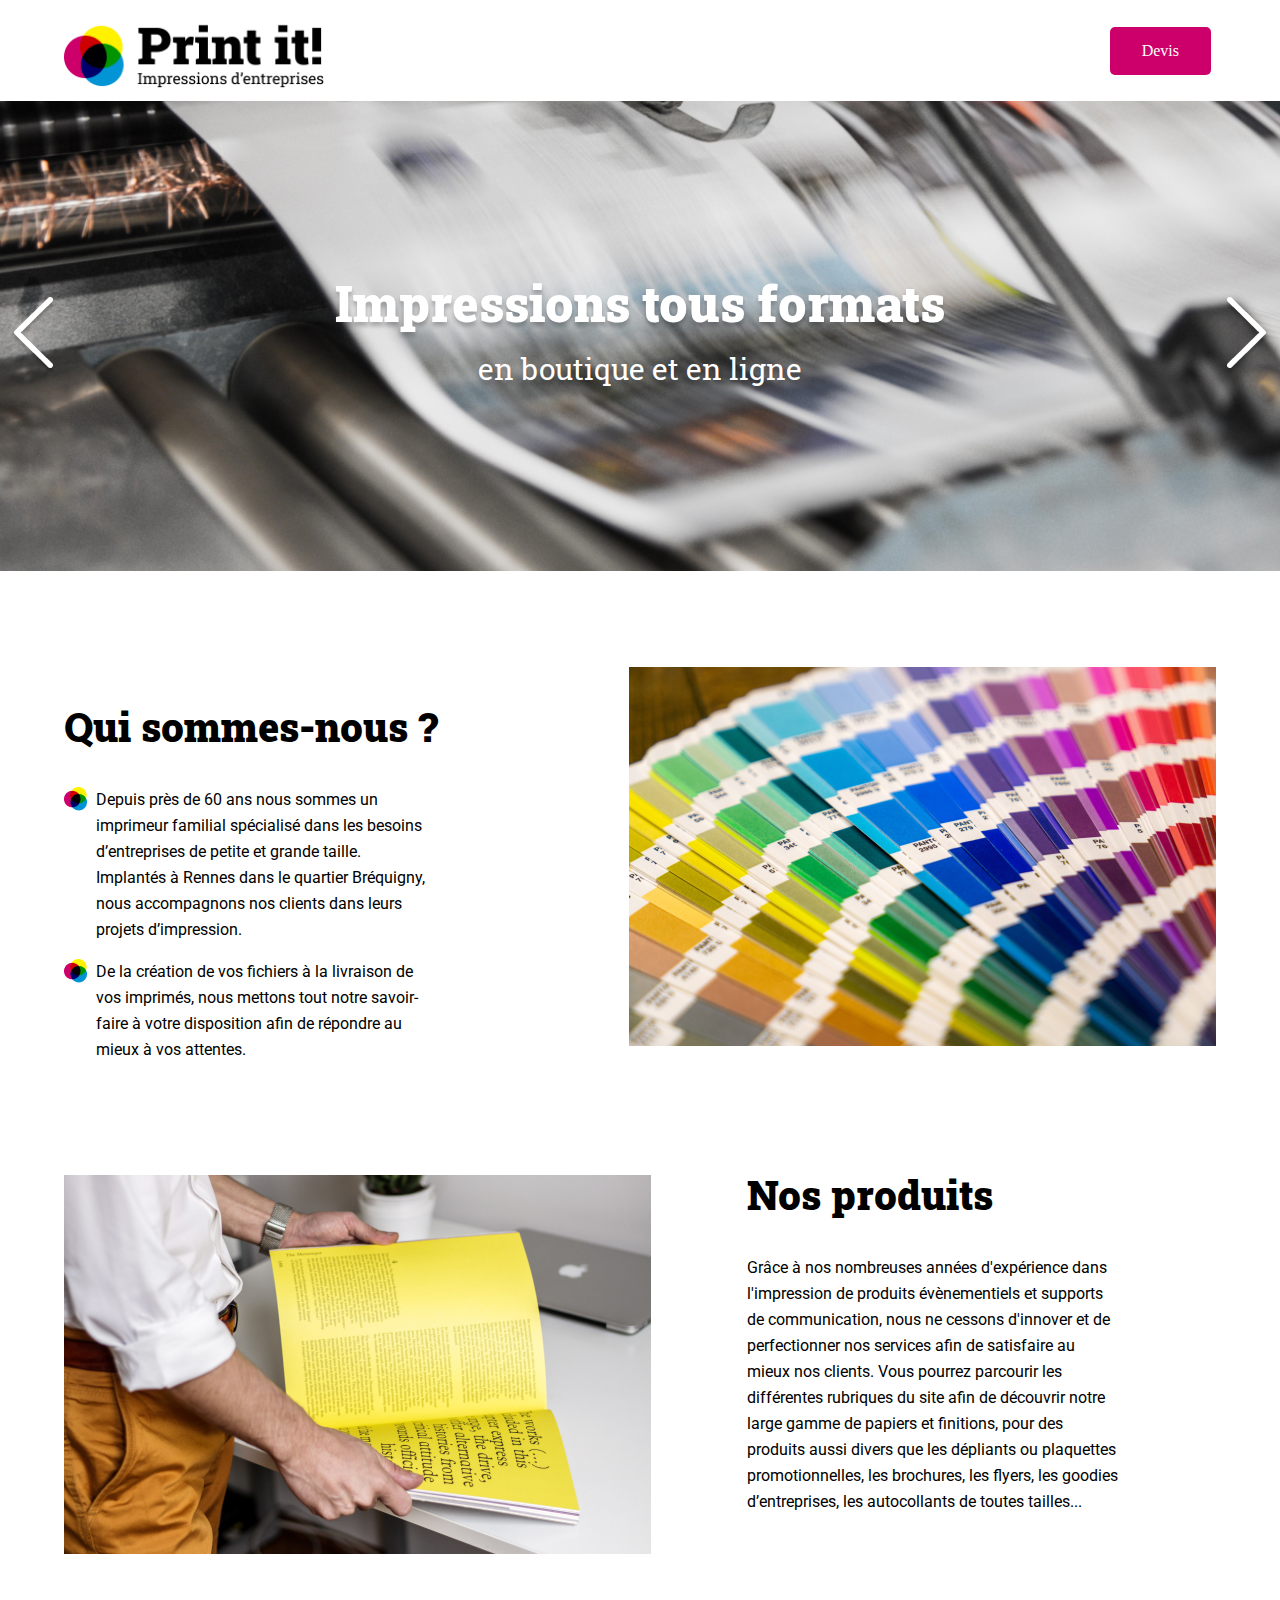
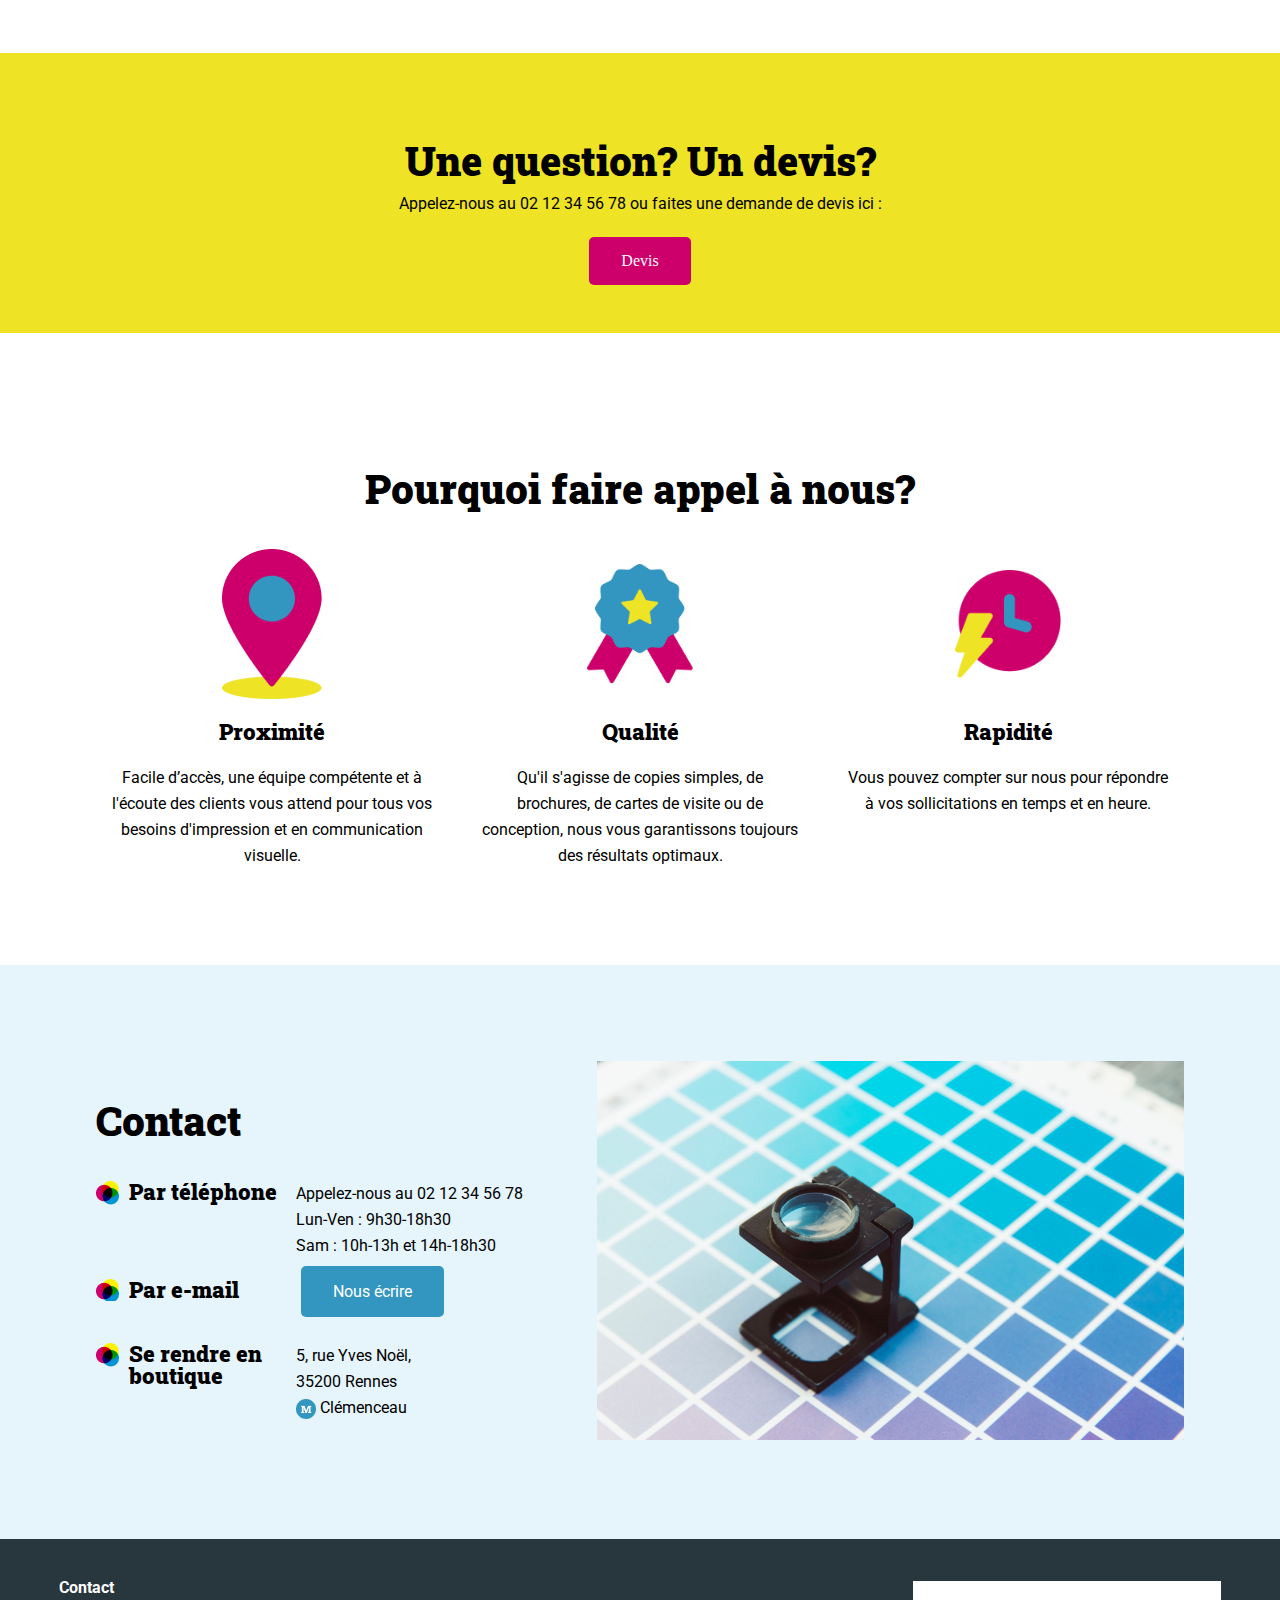
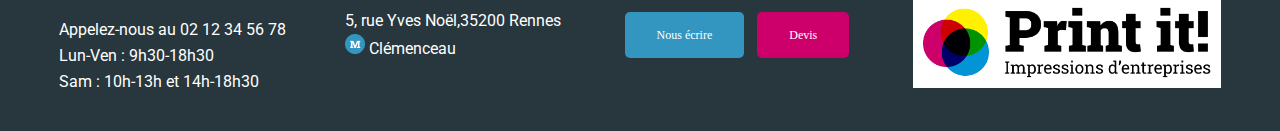
<file: index.html>
<!DOCTYPE html>
<html lang="fr">
<head>
	<meta charset="UTF-8">
	<meta name="viewport" content="width=device-width, initial-scale=1.0">
	<title>Print it ! - Impressions d'entreprise</title>
	<link rel="stylesheet" href="./assets/style.css">
	<link rel="preconnect" href="https://fonts.googleapis.com">
	<link rel="preconnect" href="https://fonts.gstatic.com" crossorigin>
	<link href="https://fonts.googleapis.com/css2?family=Roboto:wght@400;700&family=Roboto+Slab:wght@400;900&display=swap" rel="stylesheet">
	<link rel="stylesheet" href="https://cdnjs.cloudflare.com/ajax/libs/font-awesome/6.2.1/css/all.min.css"
        integrity="sha512-MV7K8+y+gLIBoVD59lQIYicR65iaqukzvf/nwasF0nqhPay5w/9lJmVM2hMDcnK1OnMGCdVK+iQrJ7lzPJQd1w=="
        crossorigin="anonymous" referrerpolicy="no-referrer">
</head>
<body>
<header class="container">
	<h1>
		<img class="logo" src="./assets/images/logo.png" alt="Print it ! Impressions d'entreprises" >
	</h1>
	<a class="btn devis" href="mailto:contact@print-it.tld">Devis</a>
</header>
<main>
	<div id="banner">
		<img class=" arrow arrow_left" src="assets/images/arrow_left.png" alt="Flèche vers la gauche">
		<img class="banner-img" src="./assets/images/slideshow/slide1.jpg" alt="Banner Print-it">
		<p>Impressions tous formats <span>en boutique et en ligne</span></p>
		<img class="arrow arrow_right" src="assets/images/arrow_right.png" alt="Flèche vers la droite">
		<div class="dots">
			<i class="fa-regular fa-circle dot dot_selected"></i>
			<i class="fa-regular fa-circle dot"></i>
			<i class="fa-regular fa-circle dot"></i>
			<i class="fa-regular fa-circle dot"></i>
		</div>
	</div>
	<section id="about-us" class="container">
		<div>
			<h2>Qui sommes-nous ?</h2>
			<ul>
				<li>Depuis près de 60 ans nous sommes un imprimeur familial spécialisé dans les besoins d’entreprises de petite et grande taille. Implantés à Rennes dans le quartier Bréquigny, nous accompagnons nos clients dans leurs projets d’impression.</li>
				<li>De la création de vos fichiers à la livraison de vos imprimés, nous mettons tout notre savoir-faire à votre disposition afin de répondre au mieux à vos attentes.</li>
			</ul>
		</div>
		<aside>
			<img src="./assets/images/colors.jpg" alt="palette multicolore">
		</aside>
	</section>
	<section id="products" class="container">
		<div>
			<h2>Nos produits</h2>
			<p>Grâce à nos nombreuses années d'expérience dans l'impression de produits évènementiels et supports de communication, nous ne cessons d'innover et de perfectionner nos services afin de satisfaire au mieux nos clients. Vous pourrez parcourir les différentes rubriques du site afin de découvrir notre large gamme de papiers et finitions, pour des produits aussi divers que les dépliants ou plaquettes promotionnelles, les brochures, les flyers, les goodies d’entreprises, les autocollants de toutes tailles... </p>
		</div>
		<aside>
			<img src="./assets/images/yellow-book.jpg" alt="Imprimeur avec un livre jaune dans les mains">
		</aside>

	</section>
	<section id="question" class="bg-yellow">
		<h2>Une question? Un devis?</h2>
		<p>Appelez-nous au 02 12 34 56 78 ou faites une demande de devis ici :</p>
		<a href="mailto:contact@print-it.tld" class="btn devis">Devis</a>
	</section>
	<section id="why-us" class="container">
		<h2>Pourquoi faire appel à nous?</h2>
		<div>
			<article>
				<img src="./assets/images/proximity-icon.png" alt="Icone Proximité">
				<h3>Proximité</h3>
				<p>Facile d’accès, une équipe compétente et à l'écoute des clients vous attend pour tous vos besoins d'impression et en communication visuelle.</p>
			</article>
			<article>
				<img src="./assets/images/quality-icon.png" alt="Icone Qualité">
				<h3>Qualité</h3>
				<p>Qu'il s'agisse de copies simples, de brochures, de cartes de visite ou de conception, nous vous garantissons toujours des résultats optimaux.</p>
			</article>
			<article>
				<img src="./assets/images/speedy-icon.png" alt="Rapidité Qualité">
				<h3>Rapidité</h3>
				<p>Vous pouvez compter sur nous pour répondre à vos sollicitations en temps et en heure.</p>
			</article>
		</div>
	</section>
	<section id="contact" class="bg-lightblue">
		<div class="container">
			<div>
				<h2>Contact</h2>
				<div>
					<h3>Par téléphone</h3>
					<ul>
						<li>Appelez-nous au 02 12 34 56 78</li>
						<li>Lun-Ven : 9h30-18h30</li>
						<li>Sam : 10h-13h et 14h-18h30</li>
					</ul>
				</div>
				<div>
					<h3>Par e-mail</h3>
					<p>
						<a href="mailto:contact@print-it.tld" class="btn">Nous écrire</a>
					</p>
				</div>
				<div>
					<h3>Se rendre en boutique</h3>
					<p>5, rue Yves Noël,<br>
						35200 Rennes<br>
						<img class="inline-icon" src="./assets/images/metro.png" alt="metro"/> Clémenceau</p>
				</div>
			</div>
			<div>
				<img src="./assets/images/magnifying-glass.jpg" alt="Loupe avec palette bleue">
			</div>

		</div>
	</section>
</main>
<footer>
	<div>
		<p class="footer-contact">Contact</p>
		<ul>
			<li>Appelez-nous au 02 12 34 56 78</li>
			<li>Lun-Ven : 9h30-18h30</li>
			<li>Sam : 10h-13h et 14h-18h30</li>
		</ul>
	</div>
	<div>
		<p>5, rue Yves Noël,35200 Rennes<br>
			<img src="./assets/images/metro.png" alt="metro"/> Clémenceau</p>
	</div>
	<div>
		<a href="mailto:contact@print-it.tld" class="btn">Nous écrire</a>
		<a href="mailto:contact@print-it.tld?subject=Demande&nbsp;de&nbsp;devis" class="btn devis">Devis</a>
	</div>
	<div>
		<img class="footer-logo" src="./assets/images/logo.png" alt="Print it ! Impressions d'entreprises" >
	</div>
</footer>
<script src="./assets/script.js"></script>
</body>
</html>
</file>
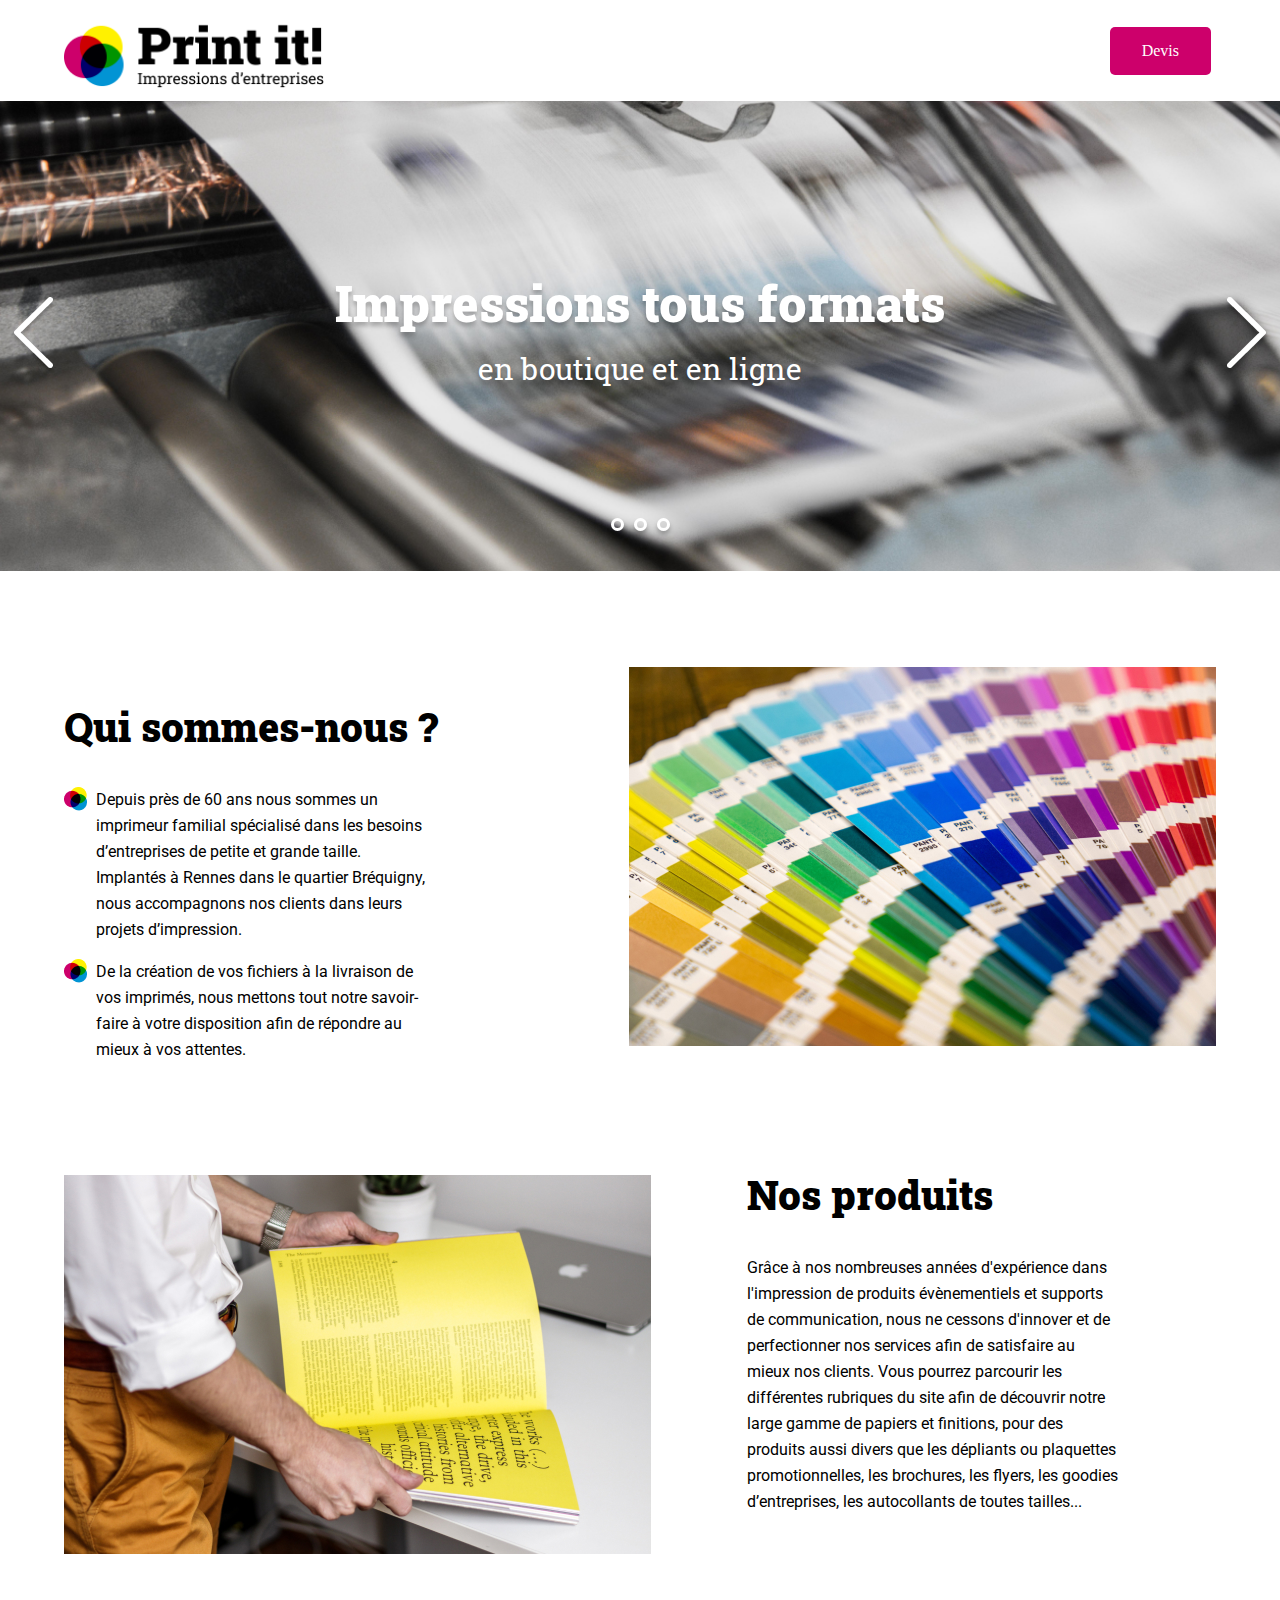
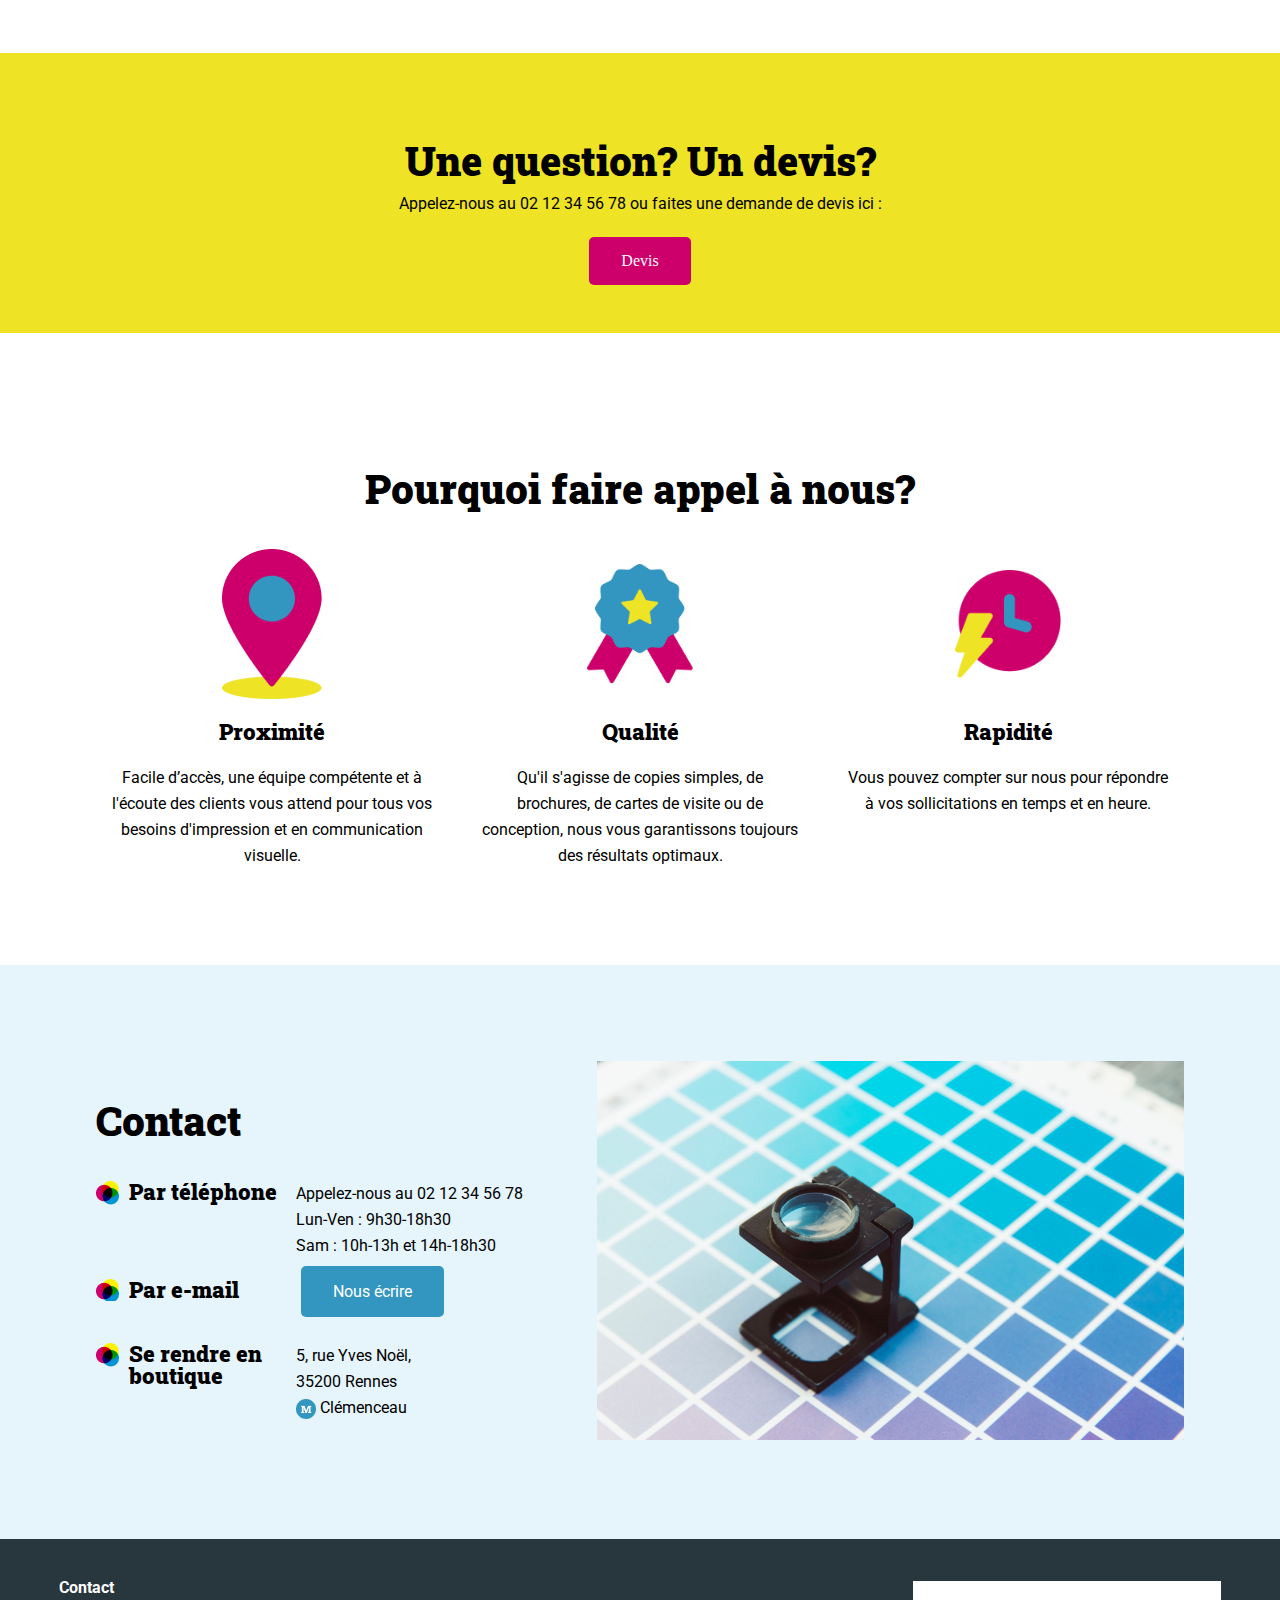
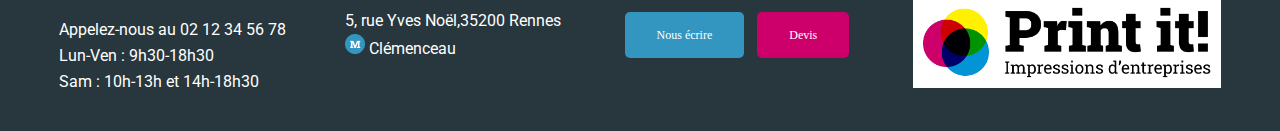
<file: Print-it-JS-main/index.html>
<!DOCTYPE html>
<html lang="fr">
<head>
	<meta charset="UTF-8">
	<meta name="viewport" content="width=device-width, initial-scale=1.0">
	<title>Print it ! - Impressions d'entreprise</title>
	<link rel="stylesheet" href="./assets/style.css">
	<link rel="preconnect" href="https://fonts.googleapis.com">
	<link rel="preconnect" href="https://fonts.gstatic.com" crossorigin>
	<link href="https://fonts.googleapis.com/css2?family=Roboto:wght@400;700&family=Roboto+Slab:wght@400;900&display=swap" rel="stylesheet">
	<link rel="stylesheet" href="https://cdnjs.cloudflare.com/ajax/libs/font-awesome/6.2.1/css/all.min.css"
        integrity="sha512-MV7K8+y+gLIBoVD59lQIYicR65iaqukzvf/nwasF0nqhPay5w/9lJmVM2hMDcnK1OnMGCdVK+iQrJ7lzPJQd1w=="
        crossorigin="anonymous" referrerpolicy="no-referrer">
</head>
<body>
<header class="container">
	<h1>
		<img class="logo" src="./assets/images/logo.png" alt="Print it ! Impressions d'entreprises" >
	</h1>
	<a class="btn devis" href="mailto:contact@print-it.tld">Devis</a>
</header>
<main>
	<div id="banner">
		<img class=" arrow arrow_left" src="assets/images/arrow_left.png" alt="Flèche vers la gauche">
		<img class="banner-img" src="./assets/images/slideshow/slide1.jpg" alt="Banner Print-it">
		<p>Impressions tous formats <span>en boutique et en ligne</span></p>
		<img class="arrow arrow_right" src="assets/images/arrow_right.png" alt="Flèche vers la droite">
		<div class="dots">
			<i class="fa-regular fa-circle dot_selected"></i>
			<i class="fa-regular fa-circle dot"></i>
			<i class="fa-regular fa-circle dot"></i>
			<i class="fa-regular fa-circle dot"></i>
		</div>
	</div>
	<section id="about-us" class="container">
		<div>
			<h2>Qui sommes-nous ?</h2>
			<ul>
				<li>Depuis près de 60 ans nous sommes un imprimeur familial spécialisé dans les besoins d’entreprises de petite et grande taille. Implantés à Rennes dans le quartier Bréquigny, nous accompagnons nos clients dans leurs projets d’impression.</li>
				<li>De la création de vos fichiers à la livraison de vos imprimés, nous mettons tout notre savoir-faire à votre disposition afin de répondre au mieux à vos attentes.</li>
			</ul>
		</div>
		<aside>
			<img src="./assets/images/colors.jpg" alt="palette multicolore">
		</aside>
	</section>
	<section id="products" class="container">
		<div>
			<h2>Nos produits</h2>
			<p>Grâce à nos nombreuses années d'expérience dans l'impression de produits évènementiels et supports de communication, nous ne cessons d'innover et de perfectionner nos services afin de satisfaire au mieux nos clients. Vous pourrez parcourir les différentes rubriques du site afin de découvrir notre large gamme de papiers et finitions, pour des produits aussi divers que les dépliants ou plaquettes promotionnelles, les brochures, les flyers, les goodies d’entreprises, les autocollants de toutes tailles... </p>
		</div>
		<aside>
			<img src="./assets/images/yellow-book.jpg" alt="Imprimeur avec un livre jaune dans les mains">
		</aside>

	</section>
	<section id="question" class="bg-yellow">
		<h2>Une question? Un devis?</h2>
		<p>Appelez-nous au 02 12 34 56 78 ou faites une demande de devis ici :</p>
		<a href="mailto:contact@print-it.tld" class="btn devis">Devis</a>
	</section>
	<section id="why-us" class="container">
		<h2>Pourquoi faire appel à nous?</h2>
		<div>
			<article>
				<img src="./assets/images/proximity-icon.png" alt="Icone Proximité">
				<h3>Proximité</h3>
				<p>Facile d’accès, une équipe compétente et à l'écoute des clients vous attend pour tous vos besoins d'impression et en communication visuelle.</p>
			</article>
			<article>
				<img src="./assets/images/quality-icon.png" alt="Icone Qualité">
				<h3>Qualité</h3>
				<p>Qu'il s'agisse de copies simples, de brochures, de cartes de visite ou de conception, nous vous garantissons toujours des résultats optimaux.</p>
			</article>
			<article>
				<img src="./assets/images/speedy-icon.png" alt="Rapidité Qualité">
				<h3>Rapidité</h3>
				<p>Vous pouvez compter sur nous pour répondre à vos sollicitations en temps et en heure.</p>
			</article>
		</div>
	</section>
	<section id="contact" class="bg-lightblue">
		<div class="container">
			<div>
				<h2>Contact</h2>
				<div>
					<h3>Par téléphone</h3>
					<ul>
						<li>Appelez-nous au 02 12 34 56 78</li>
						<li>Lun-Ven : 9h30-18h30</li>
						<li>Sam : 10h-13h et 14h-18h30</li>
					</ul>
				</div>
				<div>
					<h3>Par e-mail</h3>
					<p>
						<a href="mailto:contact@print-it.tld" class="btn">Nous écrire</a>
					</p>
				</div>
				<div>
					<h3>Se rendre en boutique</h3>
					<p>5, rue Yves Noël,<br>
						35200 Rennes<br>
						<img class="inline-icon" src="./assets/images/metro.png" alt="metro"/> Clémenceau</p>
				</div>
			</div>
			<div>
				<img src="./assets/images/magnifying-glass.jpg" alt="Loupe avec palette bleue">
			</div>

		</div>
	</section>
</main>
<footer>
	<div>
		<p class="footer-contact">Contact</p>
		<ul>
			<li>Appelez-nous au 02 12 34 56 78</li>
			<li>Lun-Ven : 9h30-18h30</li>
			<li>Sam : 10h-13h et 14h-18h30</li>
		</ul>
	</div>
	<div>
		<p>5, rue Yves Noël,35200 Rennes<br>
			<img src="./assets/images/metro.png" alt="metro"/> Clémenceau</p>
	</div>
	<div>
		<a href="mailto:contact@print-it.tld" class="btn">Nous écrire</a>
		<a href="mailto:contact@print-it.tld?subject=Demande&nbsp;de&nbsp;devis" class="btn devis">Devis</a>
	</div>
	<div>
		<img class="footer-logo" src="./assets/images/logo.png" alt="Print it ! Impressions d'entreprises" >
	</div>
</footer>
<script src="./assets/script.js"></script>
</body>
</html>
</file>
<file: assets/style.css>
/* variables declaration */
:root {
	--primary-color: #3396C0;
	--secondary-color: #CD006B;
	--third-color: #EEE325;
}

/* Reset CSS */
* {
	-webkit-box-sizing: border-box;
	-moz-box-sizing: border-box;
	box-sizing: border-box;
}
html, body, div, span, applet, object, iframe,
h1, h2, h3, h4, h5, h6, p, blockquote, pre,
a, abbr, acronym, address, big, cite, code,
del, dfn, em, img, ins, kbd, q, s, samp,
small, strike, strong, sub, sup, tt, var,
b, u, i, center,
dl, dt, dd, ol, ul, li,
fieldset, form, label, legend,
table, caption, tbody, tfoot, thead, tr, th, td,
article, aside, canvas, details, embed,
figure, figcaption, footer, header, hgroup,
menu, nav, output, ruby, section, summary,
time, mark, audio, video {
	margin: 0;
	padding: 0;
	border: 0;
	font: inherit;
	font-size: 100%;
	vertical-align: baseline;
}
/* HTML5 display-role reset for older browsers */
article, aside, details, figcaption, figure,
footer, header, hgroup, menu, nav, section {
	display: block;
}
body {
	line-height: 1;
}
ol, ul {
	list-style: none;
}
blockquote, q {
	quotes: none;
}
blockquote:before, blockquote:after,
q:before, q:after {
	content: none;
}
table {
	border-collapse: collapse;
	border-spacing: 0;
}
body {

}
section {
	margin-block: 6em;
}
h2 {
	font-family: 'Roboto Slab', sans-serif;
	font-size: 40px;
	font-weight: 900;
	margin-block: 1em;
}
h3{
	font-family: 'Roboto Slab', sans-serif;
	font-size: 22px;
	font-weight: 900;
	margin-block: 1em;
}

p, li {
	font-family: Roboto, sans-serif;
	font-size: 16px;
	line-height: 26px;
}
.container {
	max-width: 1440px;
	margin-inline:auto;
	padding-inline: 5%;
}
header {
	display: flex;
	justify-content: space-between;
	align-items: center;
}
.logo{
	width: 260px;
	margin-block: 10px;
}

.btn {
	background-color: var(--primary-color) ;
	padding: 16px 32px;
	margin-inline:5px;
	border-radius: 5px;
	color: white;
	text-decoration: none;
}
.devis {
	background-color: var(--secondary-color);
}

#banner {
	display: flex;
	flex-direction: column;
	align-items: center;
	justify-content: center;
	width: 100%;
	min-height: 470px;
	position: relative;
}
.banner-img {
	position: absolute;
	width: 100%;
	height: 100%;
	z-index: -1;
	object-fit: cover;
	object-position: center;
}
/* Code CSS en prévision de l'ajout d'un carousel pour la bannière */
/* Gestion des fleches du carrousel */
#banner .arrow {
	position: absolute;
}
#banner .arrow_left {
	left: 10px;
}
#banner .arrow_right {
	right: 10px;
}
/* Gestion des points du carrousel */
.dots {
	position: absolute;
	bottom: 40px;
	display: flex;
}
.dot {
	margin-inline: 5px;
	/*width: 13px; Enlever pour meilleur rendu */
	/*height: 13px; Enlever pour meilleur rendu */
	background-color: #ffffff00;
	/*border: 3px solid #fff; Enlever pour meilleur rendu */
	border-radius: 100%;
	box-shadow: 0 4px 4px rgba(0, 0, 0, 0.25);
	color: #fff; /* Ajout pour respect DA */
}
.dot_selected {
	background-color: #fff;
}
/* Fin du code CSS pour le carousel */
#banner p {
	font-family: 'Roboto Slab', sans-serif;
	font-weight: 900;
	font-size: 50px;
	line-height: 66px;
	color: white;
	text-shadow: 0 4px 4px rgba(0, 0, 0, 0.25);
	text-align: center;
}
#banner span {
	display: block;
	font-weight: 400;
	font-size: 30px;
}
#about-us {
	display: flex;
}
#about-us article, #about-us aside {
	flex:1;
}
#about-us li {
	background: url("./images/tricolor-icon.png") no-repeat left top;
	font-size: 16px;
	line-height: 26px;
	padding-left:2em;
	width: 65%;
	margin-bottom: 1em;

}

#products {
	display: flex;
	align-items: flex-start;
	flex-direction: row-reverse;
}
#products div, #products aside {
	flex:1;
}
#products div {
	padding: 0 6em;
}
#products h2 {
	margin-top: 0;
}
.bg-yellow {
	background-color: var(--third-color);
}
#question {
	display: flex;
	flex-direction: column;
	align-items: center;
	padding-block: 3em;
}
#question h2 {
	margin-bottom: 10px;
}
#question p {
	margin-bottom: 20px;
}

#why-us {
	display: flex;
	flex-direction: column;
	text-align: center;
}
#why-us > div{
	display: flex;
	justify-content: space-evenly;
}
#why-us article {
	max-width: 320px;
	display: flex;
	flex-direction: column;
}
#why-us img {
	width: 33%;
	height: 150px;
	text-align: center;
	margin-inline: auto;
	margin-block: 0;
	object-fit: contain;
}

.bg-lightblue{
	background-color: #E6F4FB;
}
#contact {
	margin-bottom: 0;
}
#contact article, #contact div {
	flex:1;
}


#contact .container {
	flex-direction: row;
	display: flex;
	padding: 6em ;
}

#contact .container > div > div {
	display: flex;
	padding-bottom: 20px;
}

#contact h3 {
	margin-top: 0;
	background: url("./images/tricolor-icon.png") no-repeat left top;
	padding-left:1.5em;
	width: 200px;
}
.inline-icon {
	vertical-align: middle;
}
footer {
	background-color: #28363D;
	color: white;
	display: flex;
	padding-block: 3em;
	justify-content: space-evenly;
	font-size: 12px;
	align-items: center;
}
footer div {

	position: relative;
}
.footer-logo {
	background-color: white;
	max-width: 308px;
	padding: 10px;
}
.footer-contact {
	margin-bottom: 1em;
	font-weight: 700;
	font-size: 16px;

}

@media all and (max-width: 1250px) {
	#contact > article {
		flex: 2;
	}
}
</file>
<file: Print-it-JS-main/assets/style.css>
/* variables declaration */
:root {
	--primary-color: #3396C0;
	--secondary-color: #CD006B;
	--third-color: #EEE325;
}

/* Reset CSS */
* {
	-webkit-box-sizing: border-box;
	-moz-box-sizing: border-box;
	box-sizing: border-box;
}
html, body, div, span, applet, object, iframe,
h1, h2, h3, h4, h5, h6, p, blockquote, pre,
a, abbr, acronym, address, big, cite, code,
del, dfn, em, img, ins, kbd, q, s, samp,
small, strike, strong, sub, sup, tt, var,
b, u, i, center,
dl, dt, dd, ol, ul, li,
fieldset, form, label, legend,
table, caption, tbody, tfoot, thead, tr, th, td,
article, aside, canvas, details, embed,
figure, figcaption, footer, header, hgroup,
menu, nav, output, ruby, section, summary,
time, mark, audio, video {
	margin: 0;
	padding: 0;
	border: 0;
	font: inherit;
	font-size: 100%;
	vertical-align: baseline;
}
/* HTML5 display-role reset for older browsers */
article, aside, details, figcaption, figure,
footer, header, hgroup, menu, nav, section {
	display: block;
}
body {
	line-height: 1;
}
ol, ul {
	list-style: none;
}
blockquote, q {
	quotes: none;
}
blockquote:before, blockquote:after,
q:before, q:after {
	content: none;
}
table {
	border-collapse: collapse;
	border-spacing: 0;
}
body {

}
section {
	margin-block: 6em;
}
h2 {
	font-family: 'Roboto Slab', sans-serif;
	font-size: 40px;
	font-weight: 900;
	margin-block: 1em;
}
h3{
	font-family: 'Roboto Slab', sans-serif;
	font-size: 22px;
	font-weight: 900;
	margin-block: 1em;
}

p, li {
	font-family: Roboto, sans-serif;
	font-size: 16px;
	line-height: 26px;
}
.container {
	max-width: 1440px;
	margin-inline:auto;
	padding-inline: 5%;
}
header {
	display: flex;
	justify-content: space-between;
	align-items: center;
}
.logo{
	width: 260px;
	margin-block: 10px;
}

.btn {
	background-color: var(--primary-color) ;
	padding: 16px 32px;
	margin-inline:5px;
	border-radius: 5px;
	color: white;
	text-decoration: none;
}
.devis {
	background-color: var(--secondary-color);
}

#banner {
	display: flex;
	flex-direction: column;
	align-items: center;
	justify-content: center;
	width: 100%;
	min-height: 470px;
	position: relative;
}
.banner-img {
	position: absolute;
	width: 100%;
	height: 100%;
	z-index: -1;
	object-fit: cover;
	object-position: center;
}
/* Code CSS en prévision de l'ajout d'un carousel pour la bannière */
/* Gestion des fleches du carrousel */
#banner .arrow {
	position: absolute;
}
#banner .arrow_left {
	left: 10px;
}
#banner .arrow_right {
	right: 10px;
}
/* Gestion des points du carrousel */
.dots {
	position: absolute;
	bottom: 40px;
	display: flex;
}
.dot {
	margin-inline: 5px;
	width: 13px;
	height: 13px;
	background-color: #ffffff00;
	border: 3px solid #fff;
	border-radius: 100%;
	box-shadow: 0 4px 4px rgba(0, 0, 0, 0.25);;
}
.dot_selected {
	background-color: #fff;
}
/* Fin du code CSS pour le carousel */
#banner p {
	font-family: 'Roboto Slab', sans-serif;
	font-weight: 900;
	font-size: 50px;
	line-height: 66px;
	color: white;
	text-shadow: 0 4px 4px rgba(0, 0, 0, 0.25);
	text-align: center;
}
#banner span {
	display: block;
	font-weight: 400;
	font-size: 30px;
}
#about-us {
	display: flex;
}
#about-us article, #about-us aside {
	flex:1;
}
#about-us li {
	background: url("./images/tricolor-icon.png") no-repeat left top;
	font-size: 16px;
	line-height: 26px;
	padding-left:2em;
	width: 65%;
	margin-bottom: 1em;

}

#products {
	display: flex;
	align-items: flex-start;
	flex-direction: row-reverse;
}
#products div, #products aside {
	flex:1;
}
#products div {
	padding: 0 6em;
}
#products h2 {
	margin-top: 0;
}
.bg-yellow {
	background-color: var(--third-color);
}
#question {
	display: flex;
	flex-direction: column;
	align-items: center;
	padding-block: 3em;
}
#question h2 {
	margin-bottom: 10px;
}
#question p {
	margin-bottom: 20px;
}

#why-us {
	display: flex;
	flex-direction: column;
	text-align: center;
}
#why-us > div{
	display: flex;
	justify-content: space-evenly;
}
#why-us article {
	max-width: 320px;
	display: flex;
	flex-direction: column;
}
#why-us img {
	width: 33%;
	height: 150px;
	text-align: center;
	margin-inline: auto;
	margin-block: 0;
	object-fit: contain;
}

.bg-lightblue{
	background-color: #E6F4FB;
}
#contact {
	margin-bottom: 0;
}
#contact article, #contact div {
	flex:1;
}


#contact .container {
	flex-direction: row;
	display: flex;
	padding: 6em ;
}

#contact .container > div > div {
	display: flex;
	padding-bottom: 20px;
}

#contact h3 {
	margin-top: 0;
	background: url("./images/tricolor-icon.png") no-repeat left top;
	padding-left:1.5em;
	width: 200px;
}
.inline-icon {
	vertical-align: middle;
}
footer {
	background-color: #28363D;
	color: white;
	display: flex;
	padding-block: 3em;
	justify-content: space-evenly;
	font-size: 12px;
	align-items: center;
}
footer div {

	position: relative;
}
.footer-logo {
	background-color: white;
	max-width: 308px;
	padding: 10px;
}
.footer-contact {
	margin-bottom: 1em;
	font-weight: 700;
	font-size: 16px;

}

@media all and (max-width: 1250px) {
	#contact > article {
		flex: 2;
	}
}
</file>
